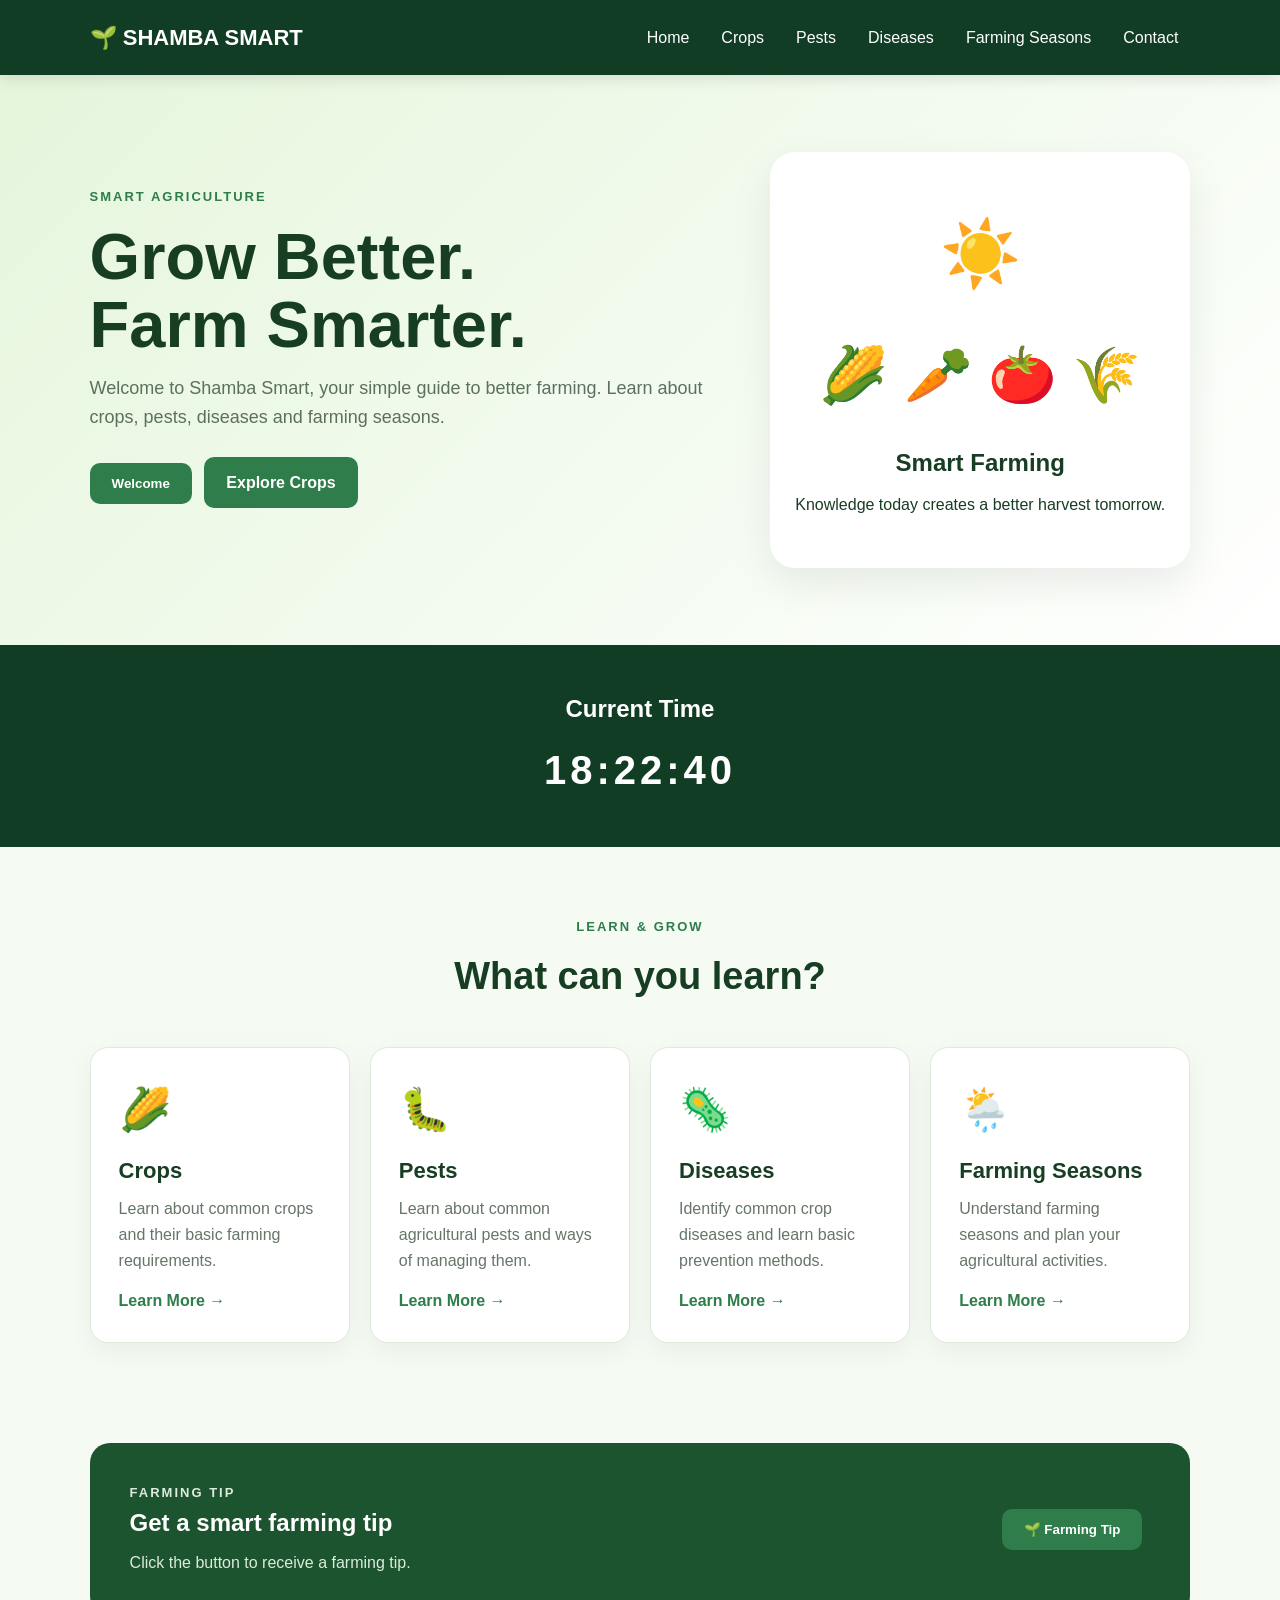
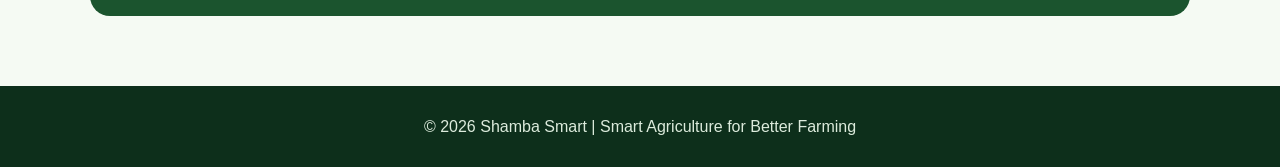
<file: index.html>
<!DOCTYPE html>
<html lang="en">

<head>
    <meta charset="UTF-8">

    <meta name="viewport" content="width=device-width, initial-scale=1.0">

    <title>Shamba Smart | Home</title>

    <link rel="stylesheet" href="style.css">
</head>

<body>

    <!-- Navigation Menu -->
    <header>

        <nav class="navbar">

            <div class="logo">
                🌱 SHAMBA SMART
            </div>

            <ul class="nav-links">

                <li>
                    <a href="index.html">Home</a>
                </li>

                <li>
                    <a href="crops.html">Crops</a>
                </li>

                <li>
                    <a href="pests.html">Pests</a>
                </li>

                <li>
                    <a href="diseases.html">Diseases</a>
                </li>

                <li>
                    <a href="seasons.html">Farming Seasons</a>
                </li>

                <li>
                    <a href="contact.html">Contact</a>
                </li>

            </ul>

        </nav>

    </header>


    <!-- HOME SECTION -->

    <section class="hero">

        <div class="hero-content">

            <p class="small-title">
                SMART AGRICULTURE
            </p>

            <h1>
                Grow Better.
                <br>
                Farm Smarter.
            </h1>

            <p>
                Welcome to Shamba Smart, your simple guide
                to better farming. Learn about crops, pests,
                diseases and farming seasons.
            </p>

            <button id="welcomeButton">
                Welcome
            </button>

            <a href="crops.html" class="explore-button">
                Explore Crops
            </a>

            <p id="welcomeMessage"></p>

        </div>


        <div class="hero-card">

            <div class="sun">
                ☀️
            </div>

            <div class="farm-icons">
                🌽 🥕 🍅 🌾
            </div>

            <h2>
                Smart Farming
            </h2>

            <p>
                Knowledge today creates a better harvest tomorrow.
            </p>

        </div>

    </section>


    <!-- DIGITAL CLOCK -->

    <section class="clock-section">

        <h2>Current Time</h2>

        <div id="digitalClock">
            00:00:00
        </div>

    </section>


    <!-- FEATURES -->

    <section class="features">

        <div class="section-heading">

            <p>
                LEARN & GROW
            </p>

            <h2>
                What can you learn?
            </h2>

        </div>


        <div class="cards">


            <!-- Crops -->

            <div class="card">

                <div class="card-icon">
                    🌽
                </div>

                <h3>
                    Crops
                </h3>

                <p>
                    Learn about common crops and their
                    basic farming requirements.
                </p>

                <a href="crops.html">
                    Learn More →
                </a>

            </div>


            <!-- Pests -->

            <div class="card">

                <div class="card-icon">
                    🐛
                </div>

                <h3>
                    Pests
                </h3>

                <p>
                    Learn about common agricultural pests
                    and ways of managing them.
                </p>

                <a href="pests.html">
                    Learn More →
                </a>

            </div>


            <!-- Diseases -->

            <div class="card">

                <div class="card-icon">
                    🦠
                </div>

                <h3>
                    Diseases
                </h3>

                <p>
                    Identify common crop diseases and
                    learn basic prevention methods.
                </p>

                <a href="diseases.html">
                    Learn More →
                </a>

            </div>


            <!-- Seasons -->

            <div class="card">

                <div class="card-icon">
                    🌦️
                </div>

                <h3>
                    Farming Seasons
                </h3>

                <p>
                    Understand farming seasons and
                    plan your agricultural activities.
                </p>

                <a href="seasons.html">
                    Learn More →
                </a>

            </div>

        </div>

    </section>


    <!-- FARMING TIP -->

    <section class="farming-tip">

        <div>

            <p class="small-title">
                FARMING TIP
            </p>

            <h2>
                Get a smart farming tip
            </h2>

            <p id="tipText">
                Click the button to receive a farming tip.
            </p>

        </div>

        <button id="tipButton">
            🌱 Farming Tip
        </button>

    </section>


    <!-- FOOTER -->

    <footer>

        <p>
            © 2026 Shamba Smart |
            Smart Agriculture for Better Farming
        </p>

    </footer>


    <script src="script.js"></script>

</body>

</html>
</file>
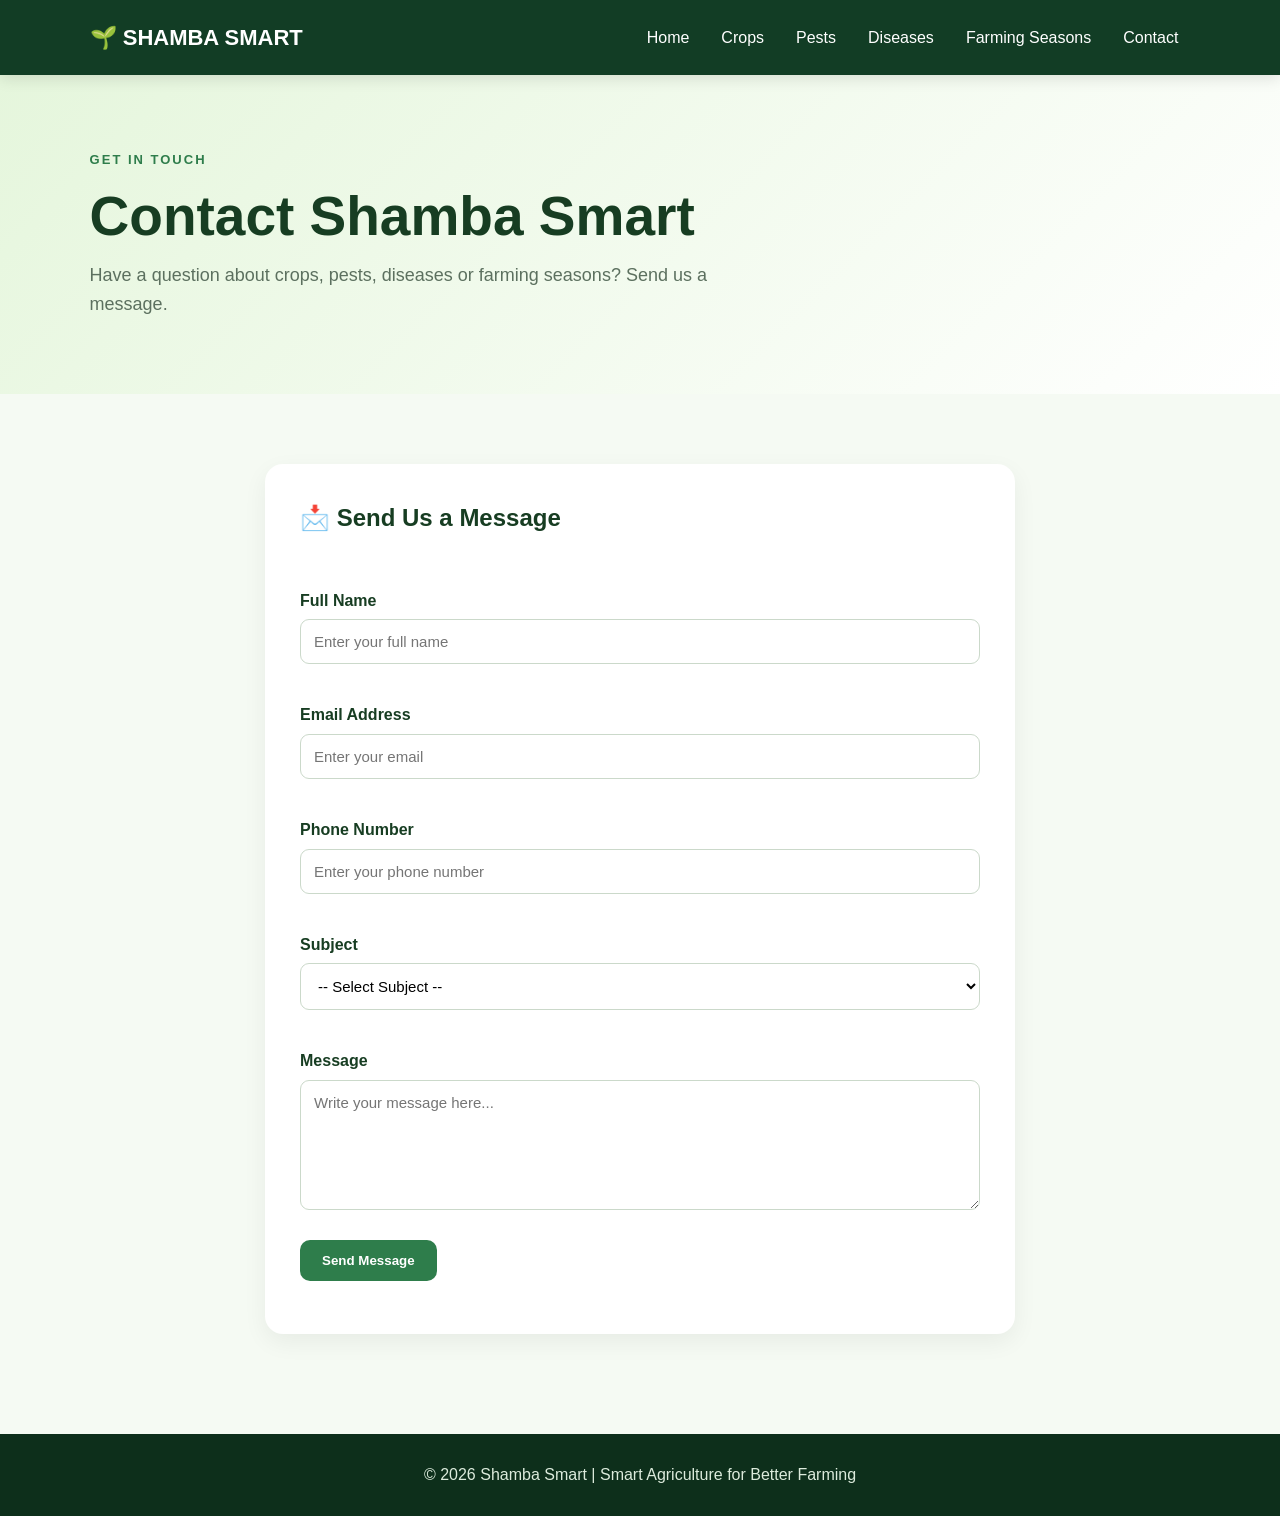
<file: contact.html>
<!DOCTYPE html>
<html lang="en">

<head>

    <meta charset="UTF-8">

    <meta name="viewport"
          content="width=device-width, initial-scale=1.0">

    <title>Shamba Smart | Contact</title>

    <link rel="stylesheet"
          href="style.css">

</head>

<body>


    <!-- NAVIGATION -->

    <header>

        <nav class="navbar">

            <div class="logo">
                🌱 SHAMBA SMART
            </div>

            <ul class="nav-links">

                <li>
                    <a href="index.html">
                        Home
                    </a>
                </li>

                <li>
                    <a href="crops.html">
                        Crops
                    </a>
                </li>

                <li>
                    <a href="pests.html">
                        Pests
                    </a>
                </li>

                <li>
                    <a href="diseases.html">
                        Diseases
                    </a>
                </li>

                <li>
                    <a href="seasons.html">
                        Farming Seasons
                    </a>
                </li>

                <li>
                    <a href="contact.html">
                        Contact
                    </a>
                </li>

            </ul>

        </nav>

    </header>


    <!-- CONTACT INTRO -->

    <section class="page-hero">

        <p class="small-title">
            GET IN TOUCH
        </p>

        <h1>
            Contact Shamba Smart
        </h1>

        <p>
            Have a question about crops, pests,
            diseases or farming seasons?
            Send us a message.
        </p>

    </section>


    <!-- CONTACT FORM -->

    <section class="features">

        <div class="contact-form">

            <h2>
                📩 Send Us a Message
            </h2>

            <br>


            <!-- NAME -->

            <label for="name">
                Full Name
            </label>

            <input
                type="text"
                id="name"
                name="name"
                placeholder="Enter your full name"
            >

            <small id="nameError"></small>


            <!-- EMAIL -->

            <label for="email">
                Email Address
            </label>

            <input
                type="email"
                id="email"
                name="email"
                placeholder="Enter your email"
            >

            <small id="emailError"></small>


            <!-- PHONE -->

            <label for="phone">
                Phone Number
            </label>

            <input
                type="tel"
                id="phone"
                name="phone"
                placeholder="Enter your phone number"
            >

            <small id="phoneError"></small>


            <!-- SUBJECT -->

            <label for="subject">
                Subject
            </label>

            <select id="subject">

                <option value="">
                    -- Select Subject --
                </option>

                <option value="crops">
                    Crops
                </option>

                <option value="pests">
                    Pests
                </option>

                <option value="diseases">
                    Diseases
                </option>

                <option value="seasons">
                    Farming Seasons
                </option>

                <option value="other">
                    Other
                </option>

            </select>

            <small id="subjectError"></small>


            <!-- MESSAGE -->

            <label for="message">
                Message
            </label>

            <textarea
                id="message"
                name="message"
                rows="6"
                placeholder="Write your message here..."
            ></textarea>

            <small id="messageError"></small>


            <!-- SUBMIT -->

            <button
                type="button"
                id="submitButton"
            >
                Send Message
            </button>


            <!-- FORM RESULT -->

            <p id="formResult"></p>

        </div>

    </section>


    <!-- FOOTER -->

    <footer>

        <p>
            © 2026 Shamba Smart |
            Smart Agriculture for Better Farming
        </p>

    </footer>


    <script src="script.js"></script>

</body>

</html>
</file>
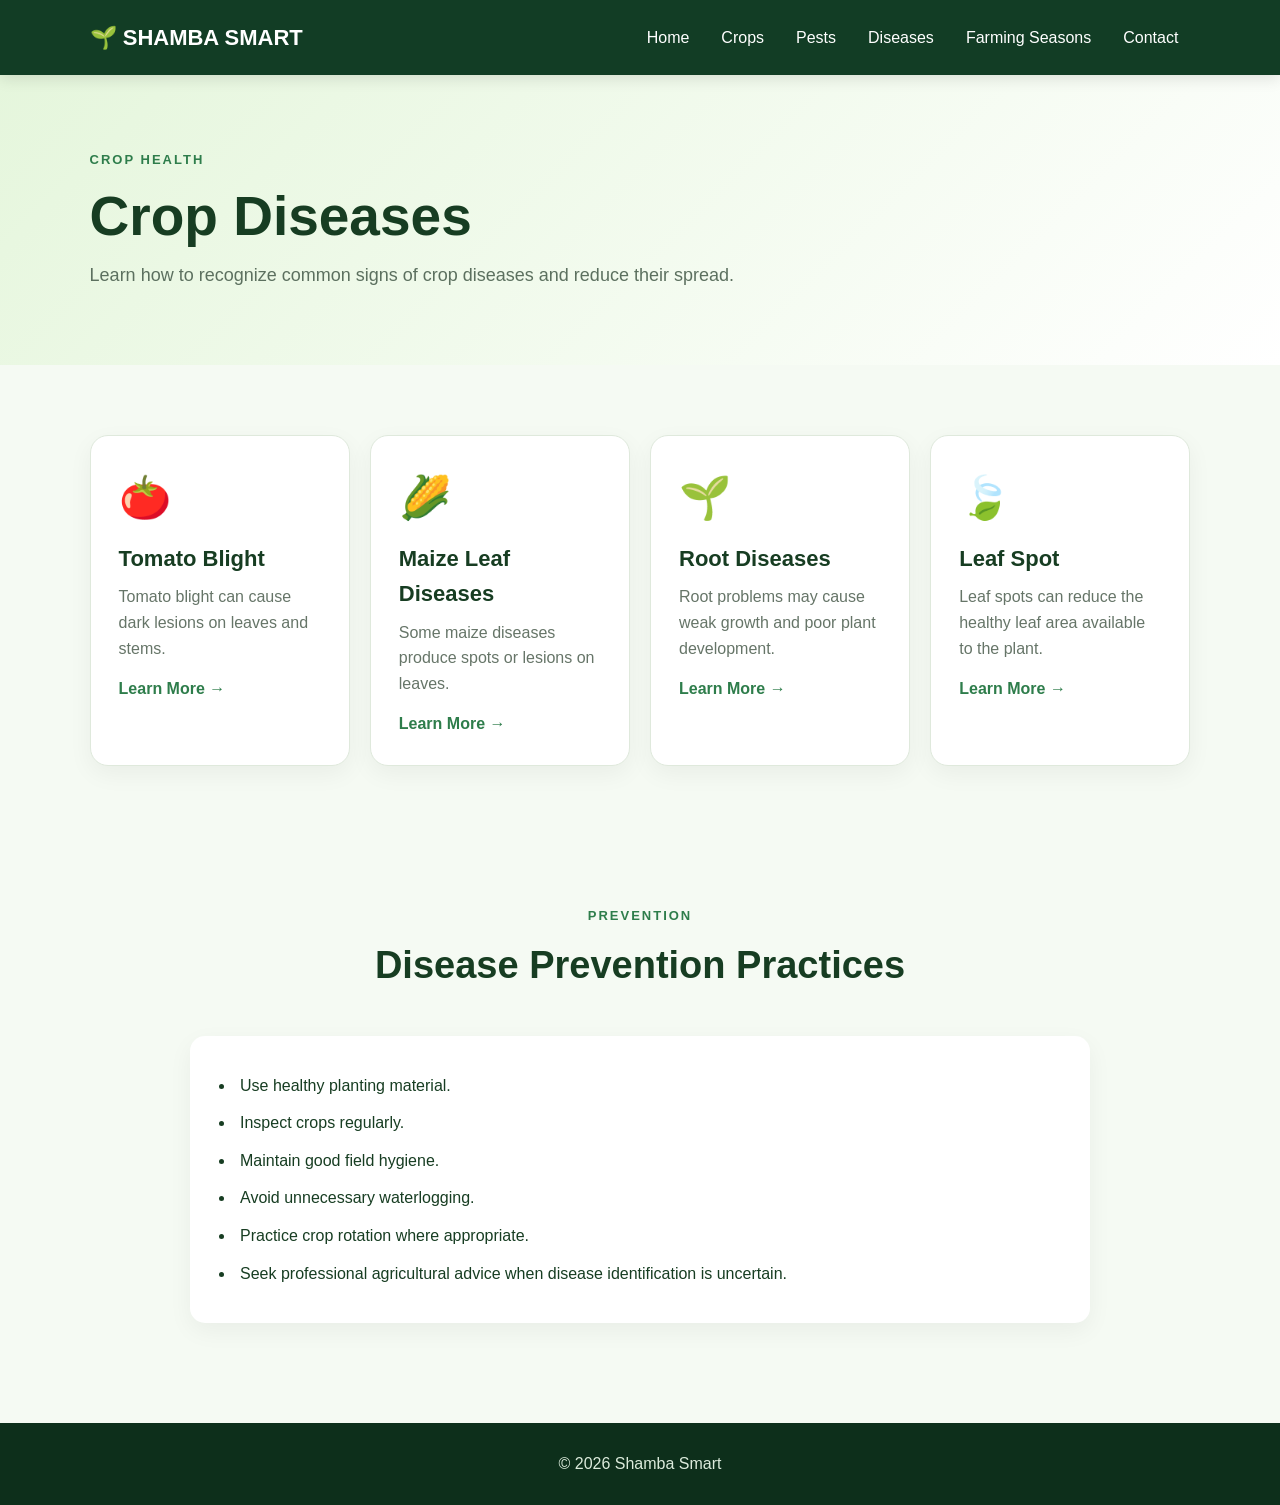
<file: diseases.html>
<!DOCTYPE html>
<html lang="en">

<head>

    <meta charset="UTF-8">

    <meta name="viewport"
          content="width=device-width, initial-scale=1.0">

    <title>Shamba Smart | Diseases</title>

    <link rel="stylesheet"
          href="style.css">

</head>

<body>


    <!-- NAVIGATION -->

    <header>

        <nav class="navbar">

            <div class="logo">
                🌱 SHAMBA SMART
            </div>

            <ul class="nav-links">

                <li>
                    <a href="index.html">
                        Home
                    </a>
                </li>

                <li>
                    <a href="crops.html">
                        Crops
                    </a>
                </li>

                <li>
                    <a href="pests.html">
                        Pests
                    </a>
                </li>

                <li>
                    <a href="diseases.html">
                        Diseases
                    </a>
                </li>

                <li>
                    <a href="seasons.html">
                        Farming Seasons
                    </a>
                </li>

                <li>
                    <a href="contact.html">
                        Contact
                    </a>
                </li>

            </ul>

        </nav>

    </header>


    <!-- INTRODUCTION -->

    <section class="page-hero">

        <p class="small-title">
            CROP HEALTH
        </p>

        <h1>
            Crop Diseases
        </h1>

        <p>
            Learn how to recognize common signs of
            crop diseases and reduce their spread.
        </p>

    </section>


    <!-- DISEASE CARDS -->

    <section class="features">

        <div class="cards">


            <!-- DISEASE 1 -->

            <div class="card">

                <div class="card-icon">
                    🍅
                </div>

                <h3>
                    Tomato Blight
                </h3>

                <p>
                    Tomato blight can cause dark
                    lesions on leaves and stems.
                </p>

                <a href="#">
                    Learn More →
                </a>

            </div>


            <!-- DISEASE 2 -->

            <div class="card">

                <div class="card-icon">
                    🌽
                </div>

                <h3>
                    Maize Leaf Diseases
                </h3>

                <p>
                    Some maize diseases produce
                    spots or lesions on leaves.
                </p>

                <a href="#">
                    Learn More →
                </a>

            </div>


            <!-- DISEASE 3 -->

            <div class="card">

                <div class="card-icon">
                    🌱
                </div>

                <h3>
                    Root Diseases
                </h3>

                <p>
                    Root problems may cause weak
                    growth and poor plant development.
                </p>

                <a href="#">
                    Learn More →
                </a>

            </div>


            <!-- DISEASE 4 -->

            <div class="card">

                <div class="card-icon">
                    🍃
                </div>

                <h3>
                    Leaf Spot
                </h3>

                <p>
                    Leaf spots can reduce the healthy
                    leaf area available to the plant.
                </p>

                <a href="#">
                    Learn More →
                </a>

            </div>

        </div>

    </section>


    <!-- PREVENTION -->

    <section class="features">

        <div class="section-heading">

            <p>
                PREVENTION
            </p>

            <h2>
                Disease Prevention Practices
            </h2>

        </div>


        <ul class="check-list">

            <li>
                Use healthy planting material.
            </li>

            <li>
                Inspect crops regularly.
            </li>

            <li>
                Maintain good field hygiene.
            </li>

            <li>
                Avoid unnecessary waterlogging.
            </li>

            <li>
                Practice crop rotation where appropriate.
            </li>

            <li>
                Seek professional agricultural advice
                when disease identification is uncertain.
            </li>

        </ul>

    </section>


    <!-- FOOTER -->

    <footer>

        <p>
            © 2026 Shamba Smart
        </p>

    </footer>


    <script src="script.js"></script>

</body>

</html>
</file>
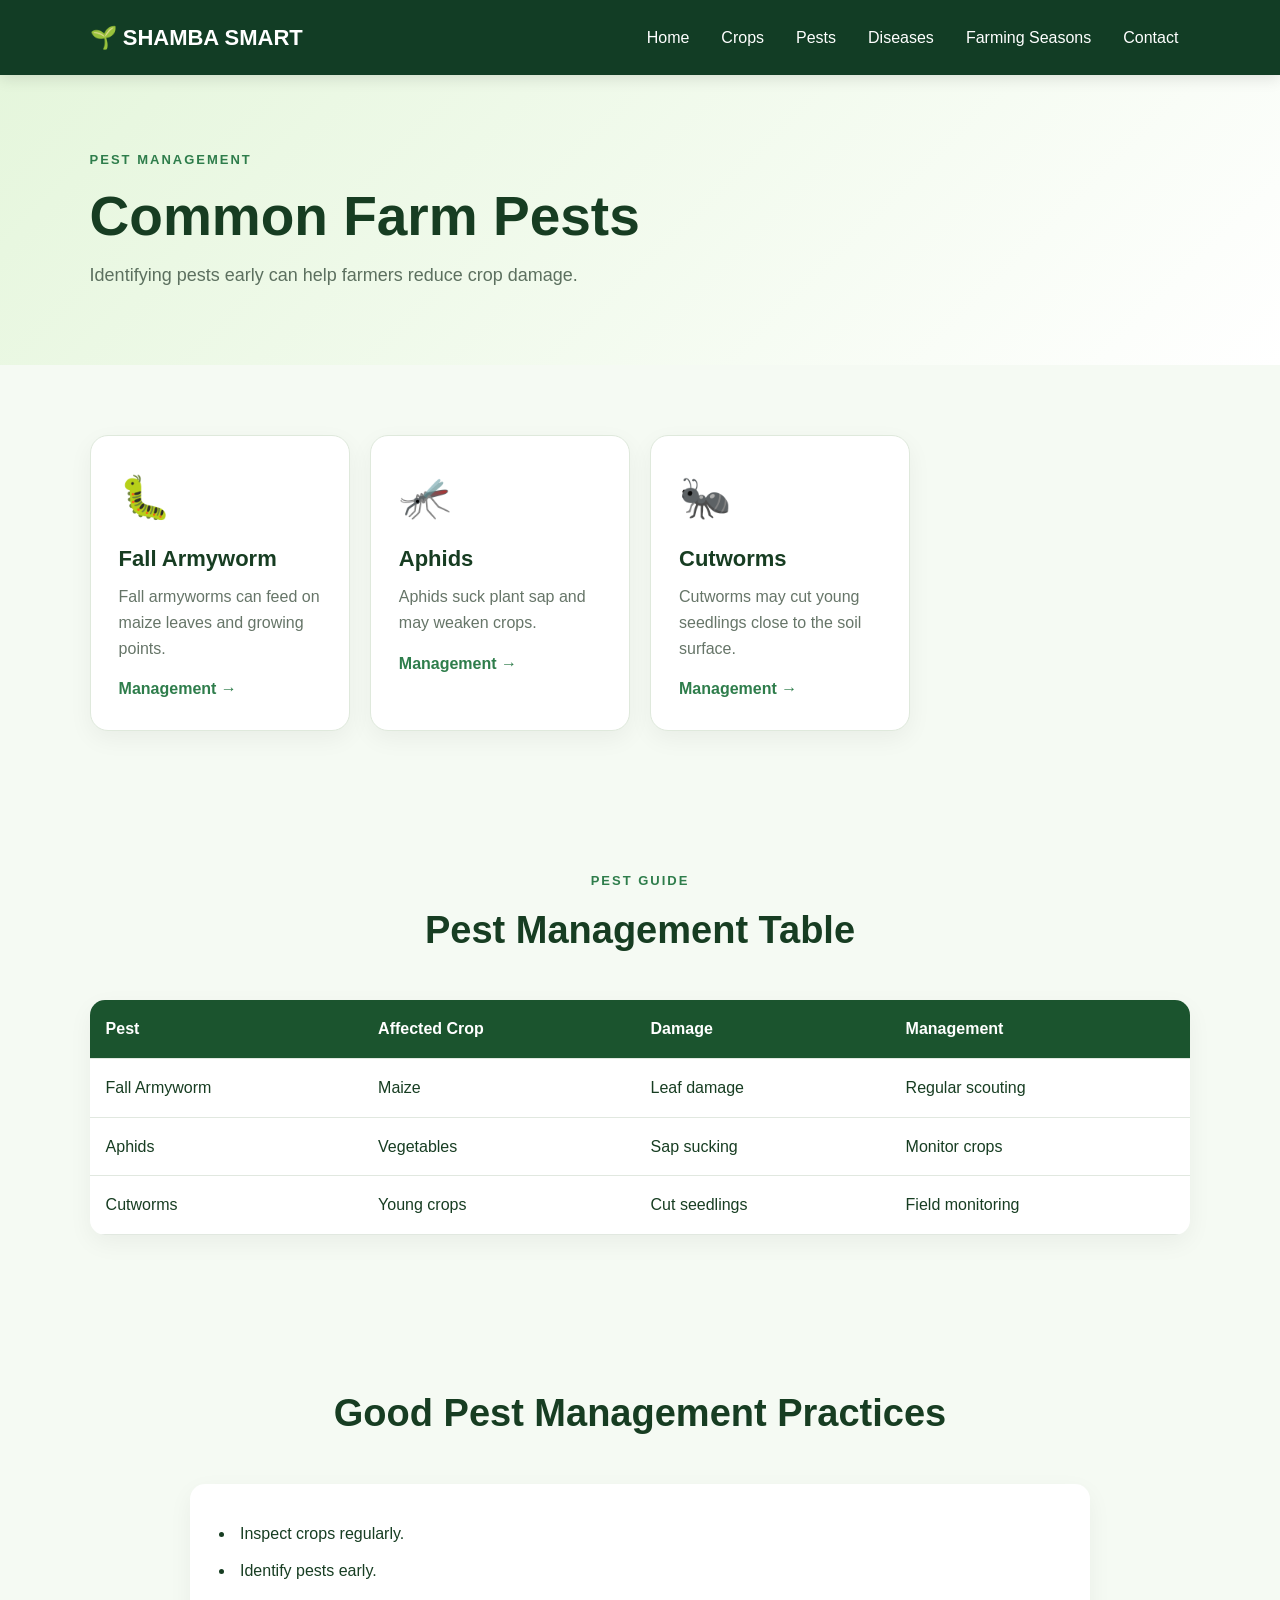
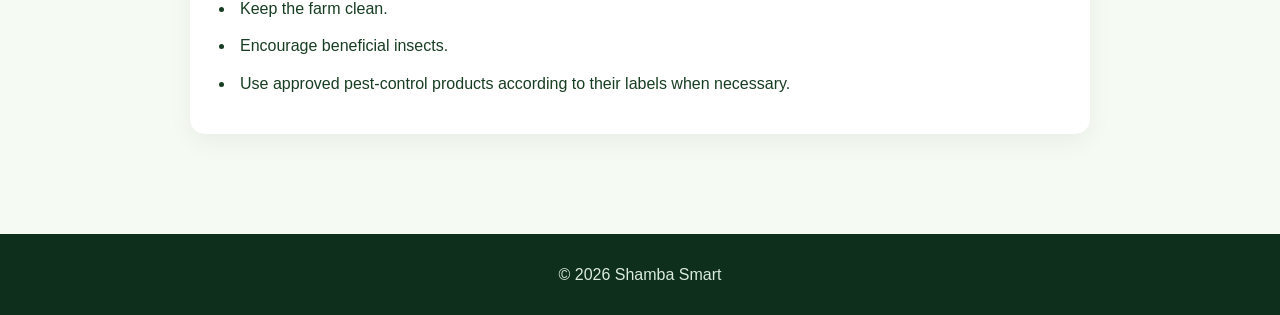
<file: pests.html>
<!DOCTYPE html>
<html lang="en">

<head>

    <meta charset="UTF-8">

    <meta name="viewport"
          content="width=device-width, initial-scale=1.0">

    <title>Shamba Smart | Pests</title>

    <link rel="stylesheet"
          href="style.css">

</head>

<body>


    <!-- NAVIGATION -->

    <header>

        <nav class="navbar">

            <div class="logo">
                🌱 SHAMBA SMART
            </div>

            <ul class="nav-links">

                <li>
                    <a href="index.html">
                        Home
                    </a>
                </li>

                <li>
                    <a href="crops.html">
                        Crops
                    </a>
                </li>

                <li>
                    <a href="pests.html">
                        Pests
                    </a>
                </li>

                <li>
                    <a href="diseases.html">
                        Diseases
                    </a>
                </li>

                <li>
                    <a href="seasons.html">
                        Farming Seasons
                    </a>
                </li>

                <li>
                    <a href="contact.html">
                        Contact
                    </a>
                </li>

            </ul>

        </nav>

    </header>


    <!-- PAGE INTRODUCTION -->

    <section class="page-hero">

        <p class="small-title">
            PEST MANAGEMENT
        </p>

        <h1>
            Common Farm Pests
        </h1>

        <p>
            Identifying pests early can help farmers
            reduce crop damage.
        </p>

    </section>


    <!-- PEST INFORMATION -->

    <section class="features">

        <div class="cards">


            <!-- PEST 1 -->

            <div class="card">

                <div class="card-icon">
                    🐛
                </div>

                <h3>
                    Fall Armyworm
                </h3>

                <p>
                    Fall armyworms can feed on maize
                    leaves and growing points.
                </p>

                <a href="#">
                    Management →
                </a>

            </div>


            <!-- PEST 2 -->

            <div class="card">

                <div class="card-icon">
                    🦟
                </div>

                <h3>
                    Aphids
                </h3>

                <p>
                    Aphids suck plant sap and may
                    weaken crops.
                </p>

                <a href="#">
                    Management →
                </a>

            </div>


            <!-- PEST 3 -->

            <div class="card">

                <div class="card-icon">
                    🐜
                </div>

                <h3>
                    Cutworms
                </h3>

                <p>
                    Cutworms may cut young seedlings
                    close to the soil surface.
                </p>

                <a href="#">
                    Management →
                </a>

            </div>

        </div>

    </section>


    <!-- PEST TABLE -->

    <section class="features">

        <div class="section-heading">

            <p>
                PEST GUIDE
            </p>

            <h2>
                Pest Management Table
            </h2>

        </div>


        <table>

            <thead>

                <tr>

                    <th>
                        Pest
                    </th>

                    <th>
                        Affected Crop
                    </th>

                    <th>
                        Damage
                    </th>

                    <th>
                        Management
                    </th>

                </tr>

            </thead>


            <tbody>

                <tr>

                    <td>
                        Fall Armyworm
                    </td>

                    <td>
                        Maize
                    </td>

                    <td>
                        Leaf damage
                    </td>

                    <td>
                        Regular scouting
                    </td>

                </tr>


                <tr>

                    <td>
                        Aphids
                    </td>

                    <td>
                        Vegetables
                    </td>

                    <td>
                        Sap sucking
                    </td>

                    <td>
                        Monitor crops
                    </td>

                </tr>


                <tr>

                    <td>
                        Cutworms
                    </td>

                    <td>
                        Young crops
                    </td>

                    <td>
                        Cut seedlings
                    </td>

                    <td>
                        Field monitoring
                    </td>

                </tr>

            </tbody>

        </table>

    </section>


    <!-- LIST -->

    <section class="features">

        <div class="section-heading">

            <h2>
                Good Pest Management Practices
            </h2>

        </div>

        <ul class="check-list">

            <li>
                Inspect crops regularly.
            </li>

            <li>
                Identify pests early.
            </li>

            <li>
                Keep the farm clean.
            </li>

            <li>
                Encourage beneficial insects.
            </li>

            <li>
                Use approved pest-control products
                according to their labels when necessary.
            </li>

        </ul>

    </section>


    <!-- FOOTER -->

    <footer>

        <p>
            © 2026 Shamba Smart
        </p>

    </footer>


    <script src="script.js"></script>

</body>

</html>
</file>
<file: style.css>
/* =========================================
   SHAMBA SMART - MAIN STYLESHEET
   ========================================= */


/* ---------- GENERAL SETTINGS ---------- */

* {
    margin: 0;
    padding: 0;
    box-sizing: border-box;
}

html {
    scroll-behavior: smooth;
}

body {
    font-family: Arial, Helvetica, sans-serif;
    background-color: #f5faf3;
    color: #173d22;
    line-height: 1.6;
}


/* ---------- NAVIGATION ---------- */

.navbar {
    background-color: #123d25;
    min-height: 75px;

    display: flex;
    align-items: center;
    justify-content: space-between;

    padding: 0 7%;

    position: sticky;
    top: 0;
    z-index: 1000;

    box-shadow: 0 3px 15px rgba(0, 0, 0, 0.12);
}

.logo {
    color: white;
    font-size: 22px;
    font-weight: bold;
}

.nav-links {
    display: flex;
    align-items: center;
    gap: 8px;

    list-style: none;
}

.nav-links a {
    color: white;
    text-decoration: none;

    padding: 10px 12px;

    border-radius: 8px;

    transition: 0.3s;
}

.nav-links a:hover {
    background-color: #2e7d4b;
}


/* ---------- HERO / HOME ---------- */

.hero {
    min-height: 570px;

    padding: 70px 7%;

    display: grid;

    grid-template-columns: 1.2fr 0.8fr;

    gap: 50px;

    align-items: center;

    background: linear-gradient(
        135deg,
        #e5f6dc,
        #ffffff
    );
}

.hero-content {
    max-width: 650px;
}

.small-title {
    color: #2e7d4b;

    font-size: 13px;

    font-weight: bold;

    letter-spacing: 2px;
}

.hero h1 {
    font-size: 65px;

    line-height: 1.05;

    margin: 15px 0;

    color: #173d22;
}

.hero-content > p:not(.small-title) {
    color: #5c705f;

    font-size: 18px;

    margin-bottom: 25px;
}


/* ---------- BUTTONS ---------- */

button,
.explore-button {
    display: inline-block;

    border: none;

    padding: 13px 22px;

    border-radius: 10px;

    background-color: #2e7d4b;

    color: white;

    font-weight: bold;

    cursor: pointer;

    text-decoration: none;

    margin-right: 8px;

    transition: 0.3s;
}

button:hover,
.explore-button:hover {
    background-color: #1d5d34;

    transform: translateY(-2px);
}


/* ---------- HERO CARD ---------- */

.hero-card {
    background-color: white;

    padding: 50px 25px;

    text-align: center;

    border-radius: 25px;

    box-shadow: 0 15px 40px rgba(0, 0, 0, 0.08);
}

.sun {
    font-size: 65px;
}

.farm-icons {
    font-size: 55px;

    margin: 25px 0;
}

.hero-card h2 {
    margin-bottom: 10px;
}


/* ---------- DIGITAL CLOCK ---------- */

.clock-section {
    text-align: center;

    padding: 45px 20px;

    background-color: #123d25;

    color: white;
}

.clock-section h2 {
    margin-bottom: 10px;
}

#digitalClock {
    font-size: 40px;

    font-weight: bold;

    letter-spacing: 4px;
}


/* ---------- GENERAL SECTIONS ---------- */

.features {
    padding: 70px 7%;
}

.section-heading {
    text-align: center;

    margin-bottom: 40px;
}

.section-heading p {
    color: #2e7d4b;

    font-weight: bold;

    font-size: 13px;

    letter-spacing: 2px;
}

.section-heading h2 {
    font-size: 38px;

    margin-top: 8px;
}


/* ---------- PAGE HERO ---------- */

.page-hero {
    padding: 75px 7%;

    background: linear-gradient(
        135deg,
        #e5f6dc,
        #ffffff
    );
}

.page-hero h1 {
    font-size: 55px;

    line-height: 1.1;

    margin: 15px 0;
}

.page-hero p:not(.small-title) {
    color: #5c705f;

    font-size: 18px;

    max-width: 700px;
}


/* ---------- CARDS ---------- */

.cards {
    display: grid;

    grid-template-columns:
        repeat(4, 1fr);

    gap: 20px;
}

.card {
    background-color: white;

    padding: 28px;

    border-radius: 18px;

    border: 1px solid #dfe9dc;

    box-shadow:
        0 8px 25px rgba(0, 0, 0, 0.05);

    transition: 0.3s;
}

.card:hover {
    transform: translateY(-5px);

    box-shadow:
        0 12px 30px rgba(0, 0, 0, 0.09);
}

.card-icon {
    font-size: 42px;

    margin-bottom: 10px;
}

.card h3 {
    font-size: 22px;

    margin-bottom: 8px;
}

.card p {
    color: #667568;

    margin-bottom: 15px;
}

.card a {
    color: #2e7d4b;

    font-weight: bold;

    text-decoration: none;
}


/* =========================================
   AGRICULTURAL IMAGES
   ========================================= */

.image-grid {
    display: grid;

    grid-template-columns:
        repeat(3, 1fr);

    gap: 25px;

    margin-top: 40px;
}

.image-card {
    background-color: white;

    border-radius: 18px;

    overflow: hidden;

    box-shadow:
        0 8px 25px rgba(0, 0, 0, 0.06);
}

.image-card img {
    width: 100%;

    height: 230px;

    object-fit: cover;

    display: block;
}

.image-card-content {
    padding: 20px;
}

.image-card-content h3 {
    margin-bottom: 8px;
}

.image-card-content p {
    color: #667568;
}


/* ---------- CROP SELECTOR ---------- */

.selector-box {
    background-color: white;

    padding: 30px;

    border-radius: 18px;

    border: 1px solid #dfe9dc;

    box-shadow:
        0 8px 25px rgba(0, 0, 0, 0.05);

    max-width: 800px;

    margin: 0 auto 40px;
}

.selector-box h2 {
    margin-bottom: 8px;
}

.selector-box p {
    color: #667568;
}

.selector-box label {
    display: block;

    font-weight: bold;

    margin-bottom: 8px;
}

.selector-box select {
    width: 100%;

    padding: 13px;

    border: 1px solid #cbd9ca;

    border-radius: 9px;

    background-color: white;

    font-size: 16px;

    cursor: pointer;
}

.info-box {
    margin-top: 20px;

    padding: 20px;

    background-color: #edf8e9;

    border-left: 5px solid #2e7d4b;

    border-radius: 8px;

    min-height: 70px;
}


/* ---------- TABLE ---------- */

table {
    width: 100%;

    border-collapse: collapse;

    background-color: white;

    border-radius: 15px;

    overflow: hidden;

    box-shadow:
        0 8px 25px rgba(0, 0, 0, 0.05);
}

th,
td {
    padding: 16px;

    text-align: left;

    border-bottom: 1px solid #e1e8e0;
}

th {
    background-color: #1b542e;

    color: white;
}

tr:hover {
    background-color: #f0f8ed;
}


/* ---------- LIST ---------- */

.check-list {
    background-color: white;

    padding: 25px 45px;

    border-radius: 15px;

    box-shadow:
        0 8px 25px rgba(0, 0, 0, 0.05);

    max-width: 900px;

    margin: auto;
}

.check-list li {
    margin: 12px 0;

    padding-left: 5px;
}


/* ---------- FARMING TIP ---------- */

.farming-tip {
    margin: 30px 7% 70px;

    padding: 40px;

    border-radius: 20px;

    background-color: #1b542e;

    color: white;

    display: flex;

    align-items: center;

    justify-content: space-between;

    gap: 20px;
}

.farming-tip p {
    color: #dcebdc;
}

#tipText {
    margin-top: 8px;
}


/* ---------- WELCOME MESSAGE ---------- */

#welcomeMessage {
    color: #2e7d4b;

    font-weight: bold;

    margin-top: 15px;
}


/* ---------- CONTACT FORM ---------- */

.contact-form {
    background-color: white;

    padding: 35px;

    border-radius: 18px;

    max-width: 750px;

    margin: auto;

    box-shadow:
        0 8px 25px rgba(0, 0, 0, 0.06);
}

.contact-form h2 {
    margin-bottom: 10px;
}

.contact-form label {
    display: block;

    font-weight: bold;

    margin-top: 15px;

    margin-bottom: 6px;
}

.contact-form input,
.contact-form select,
.contact-form textarea {
    width: 100%;

    padding: 13px;

    border: 1px solid #cbd9ca;

    border-radius: 9px;

    background-color: white;

    font-family: Arial, sans-serif;

    font-size: 15px;

    outline: none;
}

.contact-form input:focus,
.contact-form select:focus,
.contact-form textarea:focus {
    border-color: #2e7d4b;

    box-shadow:
        0 0 0 3px rgba(46, 125, 75, 0.1);
}

.contact-form textarea {
    resize: vertical;
}

.contact-form small {
    display: block;

    color: #c62828;

    min-height: 20px;

    margin-top: 3px;
}

#formResult {
    margin-top: 18px;

    font-weight: bold;
}


/* ---------- FOOTER ---------- */

footer {
    background-color: #0d2f1b;

    color: #dcebdc;

    text-align: center;

    padding: 28px;

    margin-top: 30px;
}


/* =========================================
   RESPONSIVE DESIGN
   ========================================= */

@media (max-width: 1000px) {

    .navbar {
        padding: 0 4%;
    }

    .nav-links {
        gap: 2px;
    }

    .nav-links a {
        font-size: 13px;

        padding: 8px;
    }

    .hero {
        grid-template-columns: 1fr;

        padding: 55px 6%;
    }

    .cards {
        grid-template-columns:
            repeat(2, 1fr);
    }

    .image-grid {
        grid-template-columns:
            repeat(2, 1fr);
    }

}


@media (max-width: 650px) {

    .navbar {
        min-height: auto;

        padding: 20px;

        flex-direction: column;

        gap: 15px;
    }

    .nav-links {
        flex-wrap: wrap;

        justify-content: center;
    }

    .hero h1 {
        font-size: 42px;
    }

    .page-hero h1 {
        font-size: 40px;
    }

    .cards {
        grid-template-columns: 1fr;
    }

    .image-grid {
        grid-template-columns: 1fr;
    }

    .farming-tip {
        flex-direction: column;

        align-items: flex-start;

        margin-left: 6%;

        margin-right: 6%;
    }

    #digitalClock {
        font-size: 30px;
    }

    table {
        display: block;

        overflow-x: auto;
    }

}


@media (max-width: 450px) {

    .hero-buttons {
        display: flex;

        flex-direction: column;

        gap: 10px;
    }

    button,
    .explore-button {
        text-align: center;

        width: 100%;

        margin-right: 0;
    }

    .features {
        padding: 50px 5%;
    }

    .contact-form {
        padding: 22px;
    }

}
</file>
